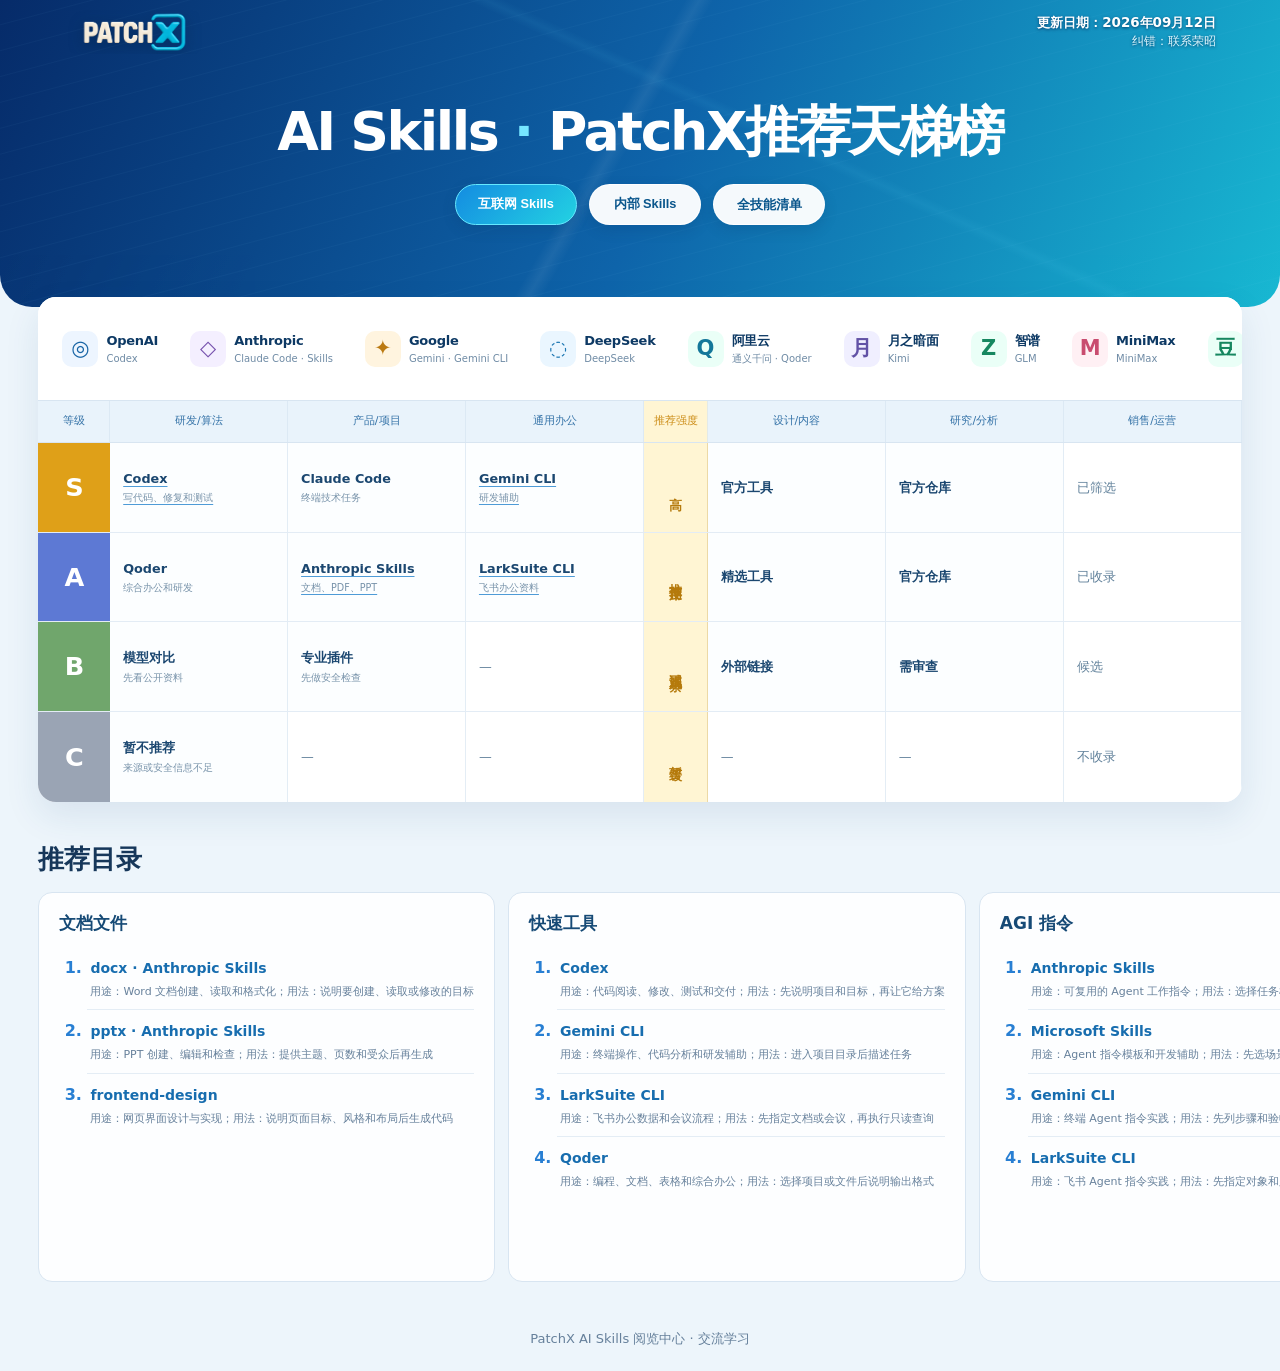
<file: index.html>
<!doctype html>
<html lang="zh-CN">
  <head>
    <meta charset="utf-8" />
    <meta name="viewport" content="width=device-width, initial-scale=1" />
    <title>AI Skills · PatchX 推荐天梯榜</title>
    <link rel="stylesheet" href="./styles.css?v=20260912-16" />
  </head>
  <body>
    <header class="site-header">
      <a class="brand" href="./index.html?board=external" aria-label="返回互联网 Skills 首页"><div class="brand-logo-shell"><img class="brand-logo" src="./assets/patchx-logo-transparent.png" alt="PatchX" /></div></a>
      <div class="header-meta"><b>更新日期：2026年09月12日</b><span>纠错：联系荣昭</span></div>
    </header>

    <section class="tech-hero">
      <div class="circuit circuit-a"></div><div class="circuit circuit-b"></div><div class="circuit circuit-c"></div>
      <div class="hero-inner">
        <h1>AI Skills <span>·</span> PatchX推荐天梯榜</h1>
        <div class="hero-actions"><button class="hero-pill" type="button" data-board="external">互联网 Skills</button><button class="hero-pill active" type="button" data-board="internal">内部 Skills</button><a class="hero-pill" href="./skills.html">全技能清单</a></div>
      </div>
    </section>

    <main>
      <section id="board" class="board-section">
        <div id="board-frame" class="board-frame"></div>
      </section>

      <section id="catalog" class="catalog-section">
        <div class="catalog-title"><h2>推荐目录</h2></div>
        <div id="catalog-grid" class="catalog-grid"></div>
      </section>
    </main>
    <footer>PatchX AI Skills 阅览中心 · 交流学习</footer>
    <script src="./app.js?v=20260912-76"></script>
  </body>
</html>
</file>
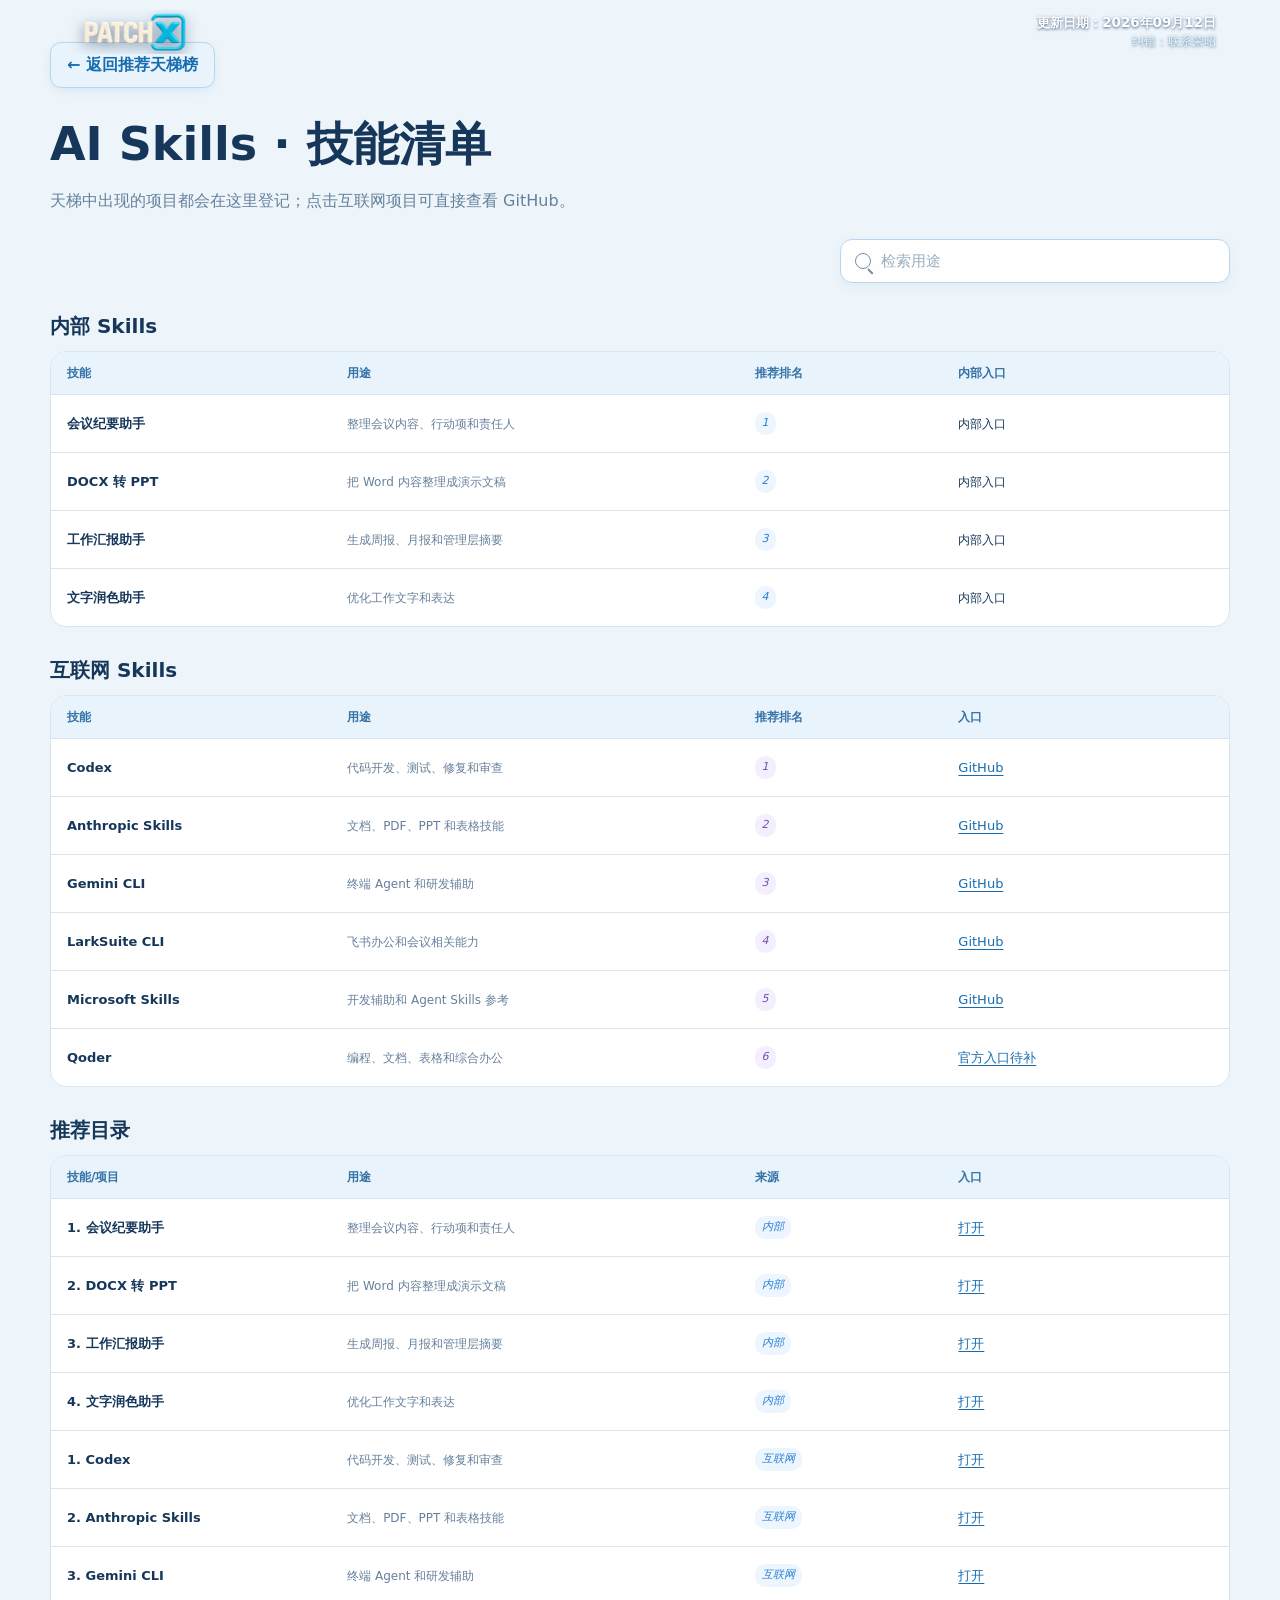
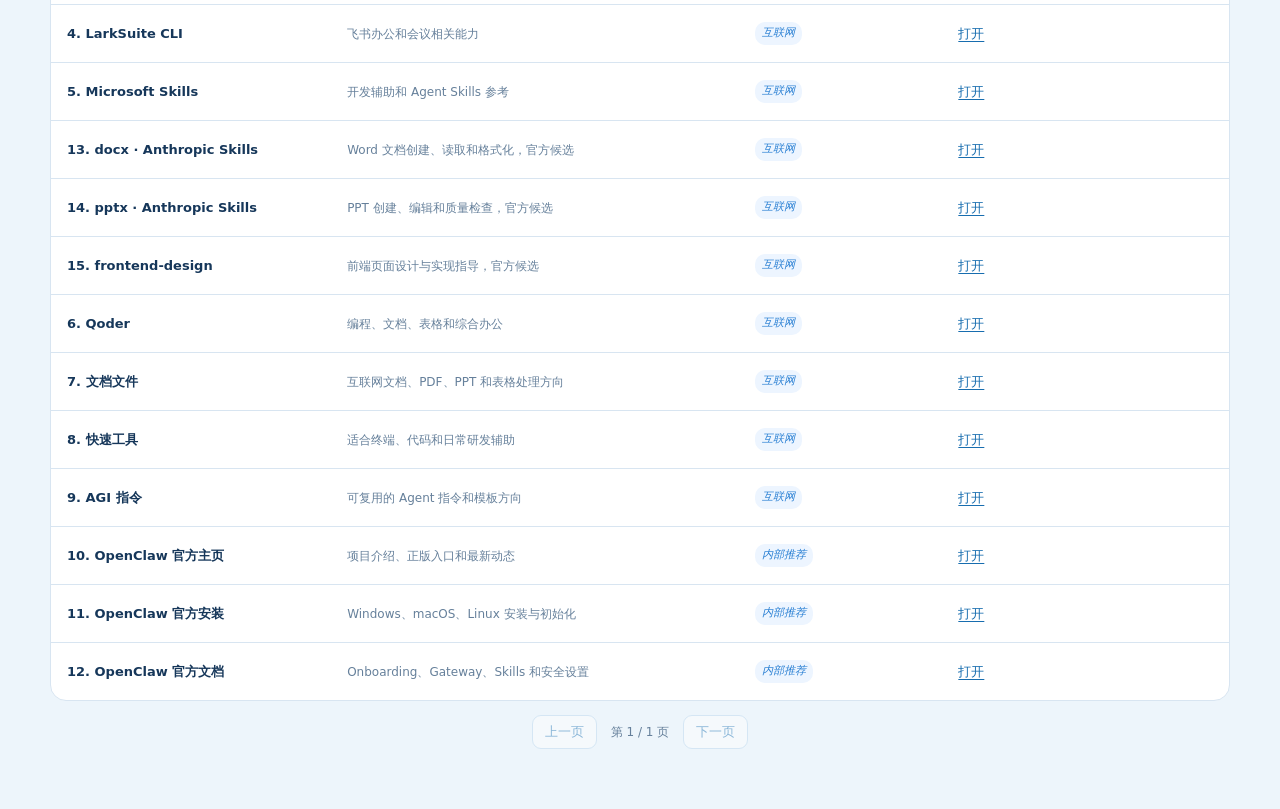
<file: skills.html>
<!doctype html>
<html lang="zh-CN">
  <head>
    <meta charset="utf-8" />
    <meta name="viewport" content="width=device-width, initial-scale=1" />
    <title>AI Skills · 技能清单</title>
    <link rel="stylesheet" href="./styles.css?v=20260912-40" />
    <style>
      .list-page{width:min(1180px,calc(100% - 40px));margin:0 auto;padding:42px 0 60px}.list-page h1{margin:0;font-size:clamp(28px,4vw,46px)}.list-page>p{color:var(--muted);margin:10px 0 26px}.list-back{display:inline-block;color:#176daf;background:#e9f3fb;border:1px solid #b9d6ed;border-radius:11px;padding:10px 16px;font-size:16px;font-weight:700;margin-bottom:22px;box-shadow:0 3px 8px rgba(27,79,124,.08)}.list-back:hover{background:#dceefa;color:#0d5b9a}.skill-search{width:min(390px,100%);margin:0 0 22px auto;display:flex;align-items:center;gap:9px;padding:9px 13px;border:1px solid #b9d6ed;border-radius:12px;background:rgba(255,255,255,.92);box-shadow:0 4px 12px rgba(27,79,124,.06)}.skill-search span{color:#7090ab;font-size:24px;line-height:1}.skill-search input{min-width:0;flex:1;border:0;outline:0;background:transparent;color:#173b5f;font:inherit;font-size:14px}.skill-search input::placeholder{color:#9aaebe}.skill-list{border:1px solid var(--line);border-radius:16px;overflow:hidden;background:#fff}.skill-list-head,.skill-list-row{display:grid;grid-template-columns:1.1fr 1.6fr .8fr 1fr;gap:0;align-items:center}.skill-list-head{padding:12px 16px;background:#e9f3fb;color:#3472a7;font-size:12px;font-weight:700}.skill-list-row{min-height:58px;border-top:1px solid var(--line);padding:0 16px;font-size:13px}.skill-list-row span{color:var(--muted);font-size:12px}.skill-list-row a{color:#176daf;text-decoration:underline;text-underline-offset:3px}.internal-link.available{color:#16375a;text-decoration:underline;text-underline-offset:3px}.internal-link.unavailable{color:#16375a;cursor:default;text-decoration:none}.internal-download.available,.internal-download.unavailable{color:#16375a}.list-tag{display:inline-block;width:max-content;padding:3px 7px;border-radius:10px;background:#edf5ff;color:var(--blue);font-size:11px}.list-tag.external{background:#f4efff;color:#7550ad}.list-section{margin-top:28px}.list-section h2{font-size:20px;margin:0 0 10px}@media(max-width:700px){.list-page{width:calc(100% - 24px);padding-top:28px}.skill-search{margin-left:0}.skill-list{overflow-x:auto}.skill-list-head,.skill-list-row{min-width:700px}}
      .skill-search{min-height:44px;padding:9px 14px;gap:10px}.skill-search span{position:relative;display:block;flex:0 0 16px;width:16px;height:16px;border:1.8px solid #7090ab;border-radius:50%;font-size:0}.skill-search span::after{content:"";position:absolute;width:7px;height:1.8px;right:-5px;bottom:-2px;border-radius:2px;background:#7090ab;transform:rotate(45deg);transform-origin:left center}.skill-search input{font-size:15px;line-height:1.35;padding:1px 0}.skill-list-row.search-match{background:#fffaf0}.skill-list-row[hidden]{display:none!important}.recommend-empty{padding:28px;text-align:center;color:var(--muted);border:1px solid var(--line);border-radius:14px;background:#fff}.pager{display:flex;justify-content:center;align-items:center;gap:14px;margin-top:14px}.pager button{border:1px solid #b9d6ed;border-radius:9px;padding:7px 12px;background:#fff;color:#176daf;cursor:pointer}.pager button:disabled{cursor:not-allowed;opacity:.45}.pager span{color:var(--muted);font-size:12px}
    </style>
  </head>
  <body>
    <header class="site-header"><a class="brand" href="./index.html?board=external" aria-label="返回互联网 Skills 首页"><div class="brand-logo-shell"><img class="brand-logo" src="./assets/patchx-logo-transparent.png" alt="PatchX" /></div></a><div class="header-meta"><b>更新日期：2026年09月12日</b><span>纠错：联系荣昭</span></div></header>
    <main class="list-page">
      <a class="list-back" href="./index.html">← 返回推荐天梯榜</a>
      <h1>AI Skills · 技能清单</h1>
      <p>天梯中出现的项目都会在这里登记；点击互联网项目可直接查看 GitHub。</p>
      <div class="skill-search"><span aria-hidden="true">⌕</span><input id="skill-search" type="search" placeholder="检索用途" aria-label="检索用途" /></div>
      <section class="list-section"><h2>内部 Skills</h2><div class="skill-list"><div class="skill-list-head"><span>技能</span><span>用途</span><span>推荐排名</span><span>内部入口</span></div><div class="skill-list-row"><b>会议纪要助手</b><span>整理会议内容、行动项和责任人</span><em class="list-tag">1</em><span class="internal-link unavailable">内部入口</span></div><div class="skill-list-row"><b>DOCX 转 PPT</b><span>把 Word 内容整理成演示文稿</span><em class="list-tag">2</em><span class="internal-link unavailable">内部入口</span></div><div class="skill-list-row"><b>工作汇报助手</b><span>生成周报、月报和管理层摘要</span><em class="list-tag">3</em><span class="internal-link unavailable">内部入口</span></div><div class="skill-list-row"><b>文字润色助手</b><span>优化工作文字和表达</span><em class="list-tag">4</em><span class="internal-link unavailable">内部入口</span></div></div></section>
      <section class="list-section"><h2>互联网 Skills</h2><div class="skill-list"><div class="skill-list-head"><span>技能</span><span>用途</span><span>推荐排名</span><span>入口</span></div><div class="skill-list-row"><b>Codex</b><span>代码开发、测试、修复和审查</span><em class="list-tag external">1</em><a href="https://github.com/openai/codex" target="_blank" rel="noopener">GitHub</a></div><div class="skill-list-row"><b>Anthropic Skills</b><span>文档、PDF、PPT 和表格技能</span><em class="list-tag external">2</em><a href="https://github.com/anthropics/skills" target="_blank" rel="noopener">GitHub</a></div><div class="skill-list-row"><b>Gemini CLI</b><span>终端 Agent 和研发辅助</span><em class="list-tag external">3</em><a href="https://github.com/google-gemini/gemini-cli" target="_blank" rel="noopener">GitHub</a></div><div class="skill-list-row"><b>LarkSuite CLI</b><span>飞书办公和会议相关能力</span><em class="list-tag external">4</em><a href="https://github.com/larksuite/cli" target="_blank" rel="noopener">GitHub</a></div><div class="skill-list-row"><b>Microsoft Skills</b><span>开发辅助和 Agent Skills 参考</span><em class="list-tag external">5</em><a href="https://github.com/microsoft/skills" target="_blank" rel="noopener">GitHub</a></div><div class="skill-list-row"><b>Qoder</b><span>编程、文档、表格和综合办公</span><em class="list-tag external">6</em><a href="#qoder">官方入口待补</a></div></div></section>
      <section id="recommend-section" class="list-section"><h2>推荐目录</h2><div id="recommend-list" class="skill-list"></div><div id="recommend-empty" class="recommend-empty" hidden>暂无匹配内容</div><div class="pager"><button id="prev-page" type="button">上一页</button><span id="page-info">第 1 页</span><button id="next-page" type="button">下一页</button></div></section>
    </main>
    <script>
      const searchInput = document.querySelector('#skill-search');
      const baseSections = [...document.querySelectorAll('.list-section:not(#recommend-section)')];
      const baseRows = baseSections.flatMap((section) => [...section.querySelectorAll('.skill-list-row')]);
      const recommendSection = document.querySelector('#recommend-section');
      const recommendList = document.querySelector('#recommend-list');
      const recommendEmpty = document.querySelector('#recommend-empty');
      const prevPage = document.querySelector('#prev-page');
      const nextPage = document.querySelector('#next-page');
      const pageInfo = document.querySelector('#page-info');
      const pageSize = 20;
      let currentPage = 1;
      let currentRecommendations = [];
      const recommendations = [
        ['会议纪要助手', '整理会议内容、行动项和责任人', '内部', '1', '#internal-access'],
        ['DOCX 转 PPT', '把 Word 内容整理成演示文稿', '内部', '2', '#internal-access'],
        ['工作汇报助手', '生成周报、月报和管理层摘要', '内部', '3', '#internal-access'],
        ['文字润色助手', '优化工作文字和表达', '内部', '4', '#internal-access'],
        ['Codex', '代码开发、测试、修复和审查', '互联网', '1', 'https://github.com/openai/codex'],
        ['Anthropic Skills', '文档、PDF、PPT 和表格技能', '互联网', '2', 'https://github.com/anthropics/skills'],
        ['Gemini CLI', '终端 Agent 和研发辅助', '互联网', '3', 'https://github.com/google-gemini/gemini-cli'],
        ['LarkSuite CLI', '飞书办公和会议相关能力', '互联网', '4', 'https://github.com/larksuite/cli'],
        ['Microsoft Skills', '开发辅助和 Agent Skills 参考', '互联网', '5', 'https://github.com/microsoft/skills'],
        ['docx · Anthropic Skills', 'Word 文档创建、读取和格式化，官方候选', '互联网', '13', 'https://github.com/anthropics/skills/tree/main/skills/docx'],
        ['pptx · Anthropic Skills', 'PPT 创建、编辑和质量检查，官方候选', '互联网', '14', 'https://github.com/anthropics/skills/tree/main/skills/pptx'],
        ['frontend-design', '前端页面设计与实现指导，官方候选', '互联网', '15', 'https://github.com/anthropics/skills/tree/main/skills/frontend-design'],
        ['Qoder', '编程、文档、表格和综合办公', '互联网', '6', 'https://docs.qoder.com/'],
        ['文档文件', '互联网文档、PDF、PPT 和表格处理方向', '互联网', '7', 'https://github.com/anthropics/skills'],
        ['快速工具', '适合终端、代码和日常研发辅助', '互联网', '8', 'https://github.com/google-gemini/gemini-cli'],
        ['AGI 指令', '可复用的 Agent 指令和模板方向', '互联网', '9', 'https://github.com/microsoft/skills'],
        ['OpenClaw 官方主页', '项目介绍、正版入口和最新动态', '内部推荐', '10', 'https://openclaw.ai/'],
        ['OpenClaw 官方安装', 'Windows、macOS、Linux 安装与初始化', '内部推荐', '11', 'https://docs.openclaw.ai/'],
        ['OpenClaw 官方文档', 'Onboarding、Gateway、Skills 和安全设置', '内部推荐', '12', 'https://docs.openclaw.ai/'],
      ];
      function renderRecommendations() {
        const totalPages = Math.max(1, Math.ceil(currentRecommendations.length / pageSize));
        currentPage = Math.min(currentPage, totalPages);
        const start = (currentPage - 1) * pageSize;
        const visible = currentRecommendations.slice(start, start + pageSize);
        const query = searchInput.value.trim();
        recommendList.innerHTML = `<div class="skill-list-head"><span>技能/项目</span><span>用途</span><span>来源</span><span>入口</span></div>` + visible.map(([name, desc, source, rank, href]) => `<div class="skill-list-row${query ? ' search-match' : ''}"><b>${rank}. ${name}</b><span>${desc}</span><em class="list-tag">${source}</em><a href="${href}" target="_blank" rel="noopener">打开</a></div>`).join('');
        recommendEmpty.hidden = currentRecommendations.length > 0;
        pageInfo.textContent = `第 ${currentPage} / ${totalPages} 页`;
        prevPage.disabled = currentPage <= 1 || currentRecommendations.length === 0;
        nextPage.disabled = currentPage >= totalPages || currentRecommendations.length === 0;
      }
      function applySearch() {
        const query = searchInput.value.trim().toLocaleLowerCase();
        baseRows.forEach((row) => { const matched = !query || row.textContent.toLocaleLowerCase().includes(query); row.hidden = !matched; row.classList.toggle('search-match', Boolean(query) && matched); });
        baseSections.forEach((section) => { section.hidden = Boolean(query) && !section.querySelector('.skill-list-row:not([hidden])'); });
        currentRecommendations = query ? recommendations.filter((item) => item.join(' ').toLocaleLowerCase().includes(query)) : [...recommendations];
        currentPage = 1; renderRecommendations();
        if (query) { const first = [...baseRows, ...recommendList.querySelectorAll('.skill-list-row')].find((row) => !row.hidden); if (first) first.scrollIntoView({ behavior: 'smooth', block: 'center' }); }
      }
      searchInput.addEventListener('keydown', (event) => { if (event.key === 'Enter') applySearch(); });
      searchInput.addEventListener('input', () => { if (!searchInput.value.trim()) applySearch(); });
      prevPage.addEventListener('click', () => { if (currentPage > 1) { currentPage -= 1; renderRecommendations(); } });
      nextPage.addEventListener('click', () => { const totalPages = Math.ceil(currentRecommendations.length / pageSize); if (currentPage < totalPages) { currentPage += 1; renderRecommendations(); } });
      currentRecommendations = [...recommendations]; renderRecommendations();
    </script>
  </body>
</html>
</file>
<file: styles.css>
:root{--ink:#16375a;--muted:#66809b;--line:#d8e5f1;--blue:#287fd3}
*{box-sizing:border-box}html{scroll-behavior:smooth}body{margin:0;color:var(--ink);background:#edf5fb;font-family:Inter,"Microsoft YaHei",system-ui,sans-serif;line-height:1.5}a{text-decoration:none;color:inherit}
.site-header{min-height:64px;padding:8px clamp(18px,4vw,72px);display:flex;align-items:center;justify-content:space-between;background:#fff;border-bottom:1px solid var(--line);box-shadow:0 2px 10px rgba(27,79,124,.08);position:sticky;top:0;z-index:5}.brand{display:flex;align-items:center;min-width:0}.brand-logo-shell{display:flex;align-items:center;width:clamp(132px,15vw,240px);height:clamp(42px,4vw,58px);padding:5px 12px;border-radius:14px;background:linear-gradient(135deg,#0a4c9b,#0ebbd5);box-shadow:0 6px 16px rgba(17,91,154,.2);overflow:hidden}.brand-logo{display:block;width:100%;height:100%;object-fit:contain;opacity:.96}.header-meta{display:flex;flex-direction:column;align-items:flex-end;gap:1px;color:#66809b;font-size:clamp(9px,.75vw,11px);line-height:1.35;text-align:right}.header-meta b{color:#315a7e;font-weight:700}.top-tabs{display:none}
.tech-hero{min-height:clamp(230px,24vw,330px);position:relative;overflow:hidden;color:#fff;background:linear-gradient(115deg,#062b69,#0e64aa 52%,#18b8d2);border-radius:0 0 clamp(20px,3vw,32px) clamp(20px,3vw,32px)}.tech-hero:before{content:"";position:absolute;inset:0;opacity:.5;background-image:linear-gradient(120deg,transparent 0 47%,rgba(255,255,255,.13) 48%,transparent 49%),linear-gradient(25deg,transparent 0 58%,rgba(101,223,255,.13) 59%,transparent 60%),repeating-linear-gradient(165deg,transparent 0 23px,rgba(142,217,255,.08) 24px,transparent 25px)}.hero-inner{position:relative;z-index:1;width:min(1500px,calc(100% - 48px));margin:auto;padding:clamp(48px,6vw,78px) 0 32px;text-align:center}.hero-inner h1{margin:0;font-size:clamp(30px,4.2vw,64px);line-height:1.1;letter-spacing:-.045em}.hero-inner h1 span{color:#76e6ff}.hero-actions{display:flex;justify-content:center;gap:12px;margin-top:clamp(14px,2vw,22px)}.hero-pill{min-width:112px;padding:10px 22px;border:1px solid rgba(255,255,255,.95);border-radius:24px;color:#0a568c;font-size:clamp(12px,1vw,14px);font-weight:700;background:rgba(255,255,255,.96);cursor:pointer;text-decoration:none;box-shadow:0 5px 14px rgba(4,47,96,.16)}.hero-pill.active{border-color:#65e9ff;background:linear-gradient(135deg,#148ce1,#23d2e2);color:#fff}
.board-section{width:min(1540px,calc(100% - 48px));margin:-18px auto 0;position:relative;z-index:2}.board-frame{overflow:hidden;border:0;border-radius:18px;background:#fff;box-shadow:0 14px 35px rgba(27,79,124,.1)}.matrix-head,.matrix-row{display:grid;grid-template-columns:72px repeat(3,minmax(0,1.1fr)) 64px repeat(3,minmax(0,1.1fr));min-width:0}.logo-strip{display:flex;align-items:center;flex-wrap:wrap;gap:13px clamp(16px,2.5vw,34px);min-height:88px;padding:14px 24px;border-bottom:1px solid var(--line);background:#fff}.logo-lockup{display:flex;align-items:center;gap:8px;min-width:max-content;color:#0d3964}.logo-lockup b,.logo-lockup small{display:block}.logo-lockup b{font-size:clamp(13px,1vw,17px);letter-spacing:-.02em}.logo-lockup small{margin-top:1px;color:#6f8ba5;font-size:10px}.logo-mark{display:grid;place-items:center;width:36px;height:36px;border-radius:10px;background:#edf5ff;color:#1764a5;font-size:21px;font-weight:900}.logo-lockup:nth-child(2) .logo-mark{background:#f4efff;color:#7550ad}.logo-lockup:nth-child(3) .logo-mark{background:#fff4df;color:#bb7a12}.logo-lockup:nth-child(4) .logo-mark{background:#eaf6ff;color:#1b76b2}.logo-lockup:nth-child(5) .logo-mark{background:#eafff7;color:#14779a}.logo-lockup:nth-child(6) .logo-mark{background:#f0efff;color:#6252a6}.logo-lockup:nth-child(7) .logo-mark{background:#eafff7;color:#168760}.logo-lockup:nth-child(8) .logo-mark{background:#fff0f4;color:#c94c6f}.logo-lockup:nth-child(9) .logo-mark{background:#eafff7;color:#168760}.logo-lockup:nth-child(10) .logo-mark{background:#eef2ff;color:#4556a8}.logo-lockup:nth-child(11) .logo-mark{background:#f1f3f5;color:#24292f}
.matrix-head{height:42px;background:#e9f3fb;color:#3472a7;font-size:clamp(11px,.85vw,13px);text-align:center;align-items:center;border-bottom:1px solid var(--line)}.matrix-head>div{height:100%;display:grid;place-items:center;border-right:1px solid rgba(216,229,241,.7)}.matrix-head .rail-head{color:#cb8b14;background:#fff5d3}.matrix-row{min-height:clamp(82px,7vw,104px);border-bottom:1px solid rgba(216,229,241,.72);background:#fff}.matrix-row:last-child{border-bottom:0}.tier-label{display:grid;place-items:center;color:#fff;font-size:clamp(24px,2vw,30px);font-weight:900}.tier-s .tier-label{background:#dfa018}.tier-a .tier-label{background:#5d79d4}.tier-b .tier-label{background:#70a66c}.tier-c .tier-label{background:#9aa4b4}.matrix-cell{display:flex;flex-direction:column;justify-content:center;padding:clamp(9px,1vw,14px);border-right:1px solid rgba(216,229,241,.7);font-size:clamp(12px,1vw,14px);color:#60809a}.matrix-cell.hot{font-weight:800;color:#1b4770;background:#fcfeff}.matrix-cell small{display:block;margin-top:3px;color:#7893aa;font-size:clamp(9px,.75vw,11px);font-weight:400}.rail{display:grid;place-items:center;color:#b57a0c;background:#fff5d3;border-right:1px solid #ecd9a6;font-weight:800;font-size:clamp(12px,1vw,14px);writing-mode:vertical-rl;letter-spacing:.14em}
.catalog-section{width:min(1540px,calc(100% - 48px));margin:0 auto;padding:clamp(26px,3vw,42px) 0 25px}.catalog-title{display:flex;align-items:center;margin-bottom:14px}.catalog-title h2{margin:0;font-size:clamp(22px,2vw,28px)}.catalog-grid{display:grid;grid-template-columns:repeat(4,1fr);gap:clamp(10px,1vw,16px)}.catalog-grid article{min-height:92px;padding:15px;border:1px solid var(--line);border-radius:14px;background:rgba(255,255,255,.9)}.catalog-grid b,.catalog-grid span{display:block}.catalog-grid b{font-size:clamp(13px,1vw,15px)}.catalog-grid b em{display:inline-block;margin-left:5px;padding:2px 6px;border-radius:10px;background:#fff1c8;color:#b77a08;font-size:10px;font-style:normal;vertical-align:2px}.catalog-grid span{margin-top:5px;color:var(--muted);font-size:clamp(11px,.85vw,13px)}footer{padding:22px;text-align:center;color:var(--muted);font-size:clamp(13px,1vw,15px)}
.catalog-link{margin-left:auto;color:#176daf;font-size:12px;text-decoration:underline;text-underline-offset:3px}
.matrix-link{position:relative;text-decoration:underline;text-decoration-color:#4e9bd7;text-decoration-thickness:1px;text-underline-offset:3px;color:#176daf;cursor:pointer}.matrix-link:hover{background:#eef8ff;color:#0d5b9a;text-decoration-color:#0d5b9a}
@media(max-width:1100px){.board-section,.catalog-section{width:calc(100% - 32px)}.matrix-head,.matrix-row{grid-template-columns:58px repeat(3,minmax(0,1fr)) 54px repeat(3,minmax(0,1fr))}.catalog-grid{grid-template-columns:repeat(2,1fr)}}
@media(max-width:650px){.site-header{padding:8px 15px}.brand-logo-shell{width:clamp(112px,38vw,170px);height:42px;padding:4px 9px;border-radius:11px}.header-meta{font-size:9px}.tech-hero{min-height:220px}.hero-inner{width:calc(100% - 32px);padding:46px 0 28px}.hero-inner h1{font-size:clamp(27px,8vw,38px)}.hero-actions{margin-top:14px}.hero-pill{min-width:100px;padding:9px 16px}.board-section,.catalog-section{width:calc(100% - 20px)}.matrix-head,.matrix-row{grid-template-columns:44px repeat(3,minmax(0,1fr)) 46px}.matrix-head>div:nth-child(n+6),.matrix-row>div:nth-child(n+6){display:none}.matrix-cell{padding:9px 7px;font-size:11px}.matrix-cell small{font-size:9px}.catalog-grid{grid-template-columns:1fr}.logo-strip{padding:10px 15px;gap:18px}.logo-lockup b{font-size:14px}}
@media(min-width:651px){body{overflow-x:hidden}.hero-inner,.board-section,.catalog-section{width:90vw;max-width:1540px}.tech-hero{min-height:clamp(230px,22vw,310px)}.hero-inner{padding:clamp(48px,5vw,70px) 0 30px}.board-section{margin-top:-18px}}
.site-header{position:fixed;inset:0 0 auto 0;min-height:0;height:auto;padding:10px clamp(18px,4vw,72px);background:transparent;border:0;box-shadow:none;pointer-events:none;z-index:20}.site-header .brand,.site-header .header-meta{pointer-events:auto}.brand-logo-shell{width:clamp(112px,15vw,240px);height:clamp(42px,4vw,58px);padding:0;background:transparent;box-shadow:none;border:0;border-radius:0}.brand-logo{opacity:1;filter:drop-shadow(0 3px 5px rgba(0,34,72,.45))}.header-meta{color:#dff8ff;text-shadow:0 1px 3px rgba(0,39,84,.72)}.header-meta b{color:#fff}
@media(max-width:650px){.site-header{padding:8px 15px}.brand-logo-shell{width:clamp(100px,34vw,170px);height:42px}.header-meta{font-size:9px}}
@media(min-width:651px){.header-meta{font-size:clamp(12px,1.05vw,16px)}.header-meta span{font-size:.9em}}
@media(max-width:650px){.header-meta{font-size:11px}}
.catalog-grid[data-mode="external"]{grid-template-columns:repeat(4,1fr)}
@media(max-width:1100px){.catalog-grid[data-mode="external"]{grid-template-columns:repeat(2,1fr)}}
@media(max-width:650px){.catalog-grid[data-mode="external"]{grid-template-columns:1fr}}
.catalog-grid{grid-template-columns:repeat(3,1fr)}
.catalog-type-card{display:block!important;padding:18px 20px!important}.catalog-type-card h3{margin:0 0 10px;font-size:17px;color:#164a76}.catalog-type-card ol{margin:0;padding-left:28px}.catalog-type-card li{padding:9px 0 9px 3px;border-top:1px solid #e4edf5;color:#287fd3}.catalog-type-card li:first-child{border-top:0}.catalog-type-card li::marker{font-weight:900;color:#287fd3}.catalog-type-card .catalog-card-link{display:block}.catalog-type-card .catalog-card-link b{display:block;font-size:14px}.catalog-type-card .catalog-card-link span{display:block;margin-top:2px;font-size:11px}
.catalog-type-card .catalog-card-link span{white-space:nowrap;overflow:hidden;text-overflow:ellipsis}
.catalog-grid article{display:flex;align-items:center;justify-content:space-between;gap:10px}.catalog-card-link{flex:1;display:block;color:#176daf;text-decoration:none}.catalog-card-link b{color:#176daf}.catalog-card-link span{color:var(--muted)}.catalog-card-link:hover b{text-decoration:underline;text-underline-offset:3px}.rank-number{display:inline-grid;place-items:center;flex:0 0 auto;width:30px;height:30px;border-radius:50%;background:#ffe3a1;color:#a96500;font-size:14px;font-style:normal;font-weight:900}.catalog-grid article:nth-child(2) .rank-number{background:#dce7ff;color:#3e61bd}.catalog-grid article:nth-child(3) .rank-number{background:#dff4df;color:#3a8a4e}.catalog-grid article:nth-child(4) .rank-number{background:#e8eaf0;color:#697286}
@media(min-width:651px){.brand-logo-shell{width:clamp(240px,19vw,380px);height:clamp(78px,7vw,132px);padding:0;border-radius:0}.brand-logo{filter:drop-shadow(0 4px 7px rgba(0,34,72,.5))}}
@media(max-width:650px){.brand-logo-shell{width:clamp(160px,42vw,220px);height:clamp(52px,13vw,74px)}}
@media(min-width:651px){.site-header{width:94vw}.hero-inner,.board-section,.catalog-section{width:94vw;max-width:1700px}.brand-logo-shell{width:clamp(140px,16vw,260px);height:clamp(48px,4.5vw,66px)}.hero-inner{padding-top:clamp(82px,7.5vw,110px);padding-bottom:24px}}
.site-header{left:50%;right:auto;width:90vw;transform:translateX(-50%);padding:10px 0}.brand-logo-shell{width:clamp(100px,11vw,190px);height:clamp(38px,3.4vw,52px);padding:2px 7px;border-radius:12px;background:rgba(13,102,177,.28);box-shadow:0 4px 12px rgba(0,38,87,.12);border:1px solid rgba(255,255,255,.22)}.header-meta{padding:5px 9px;border-radius:8px;background:rgba(5,59,117,.2);backdrop-filter:blur(4px)}
@media(max-width:650px){.site-header{width:calc(100% - 24px);padding:8px 0}.brand-logo-shell{width:clamp(96px,31vw,150px);height:40px}.header-meta{padding:4px 7px}}
@media(min-width:651px){.tech-hero{min-height:clamp(250px,24vw,335px)}.hero-inner{padding-top:clamp(68px,6.5vw,92px)}.board-section{margin-top:-10px}}
@media(max-width:650px){.tech-hero{min-height:235px}.hero-inner{padding-top:58px}.board-section{margin-top:-10px}}
.brand-logo-shell{background:transparent;border:0;box-shadow:none}.header-meta{background:transparent;backdrop-filter:none;padding:0}
.catalog-item-line{display:flex;align-items:center;justify-content:space-between;gap:8px}.catalog-item-line .catalog-card-link{min-width:0}.copy-btn{flex:0 0 auto;border:1px solid #b9d6ed;border-radius:9px;padding:4px 8px;background:#f4f9fd;color:#287fd3;font-size:11px;cursor:pointer}.copy-btn:hover{background:#e8f4ff}.catalog-item-desc{display:block;white-space:nowrap;overflow:hidden;text-overflow:ellipsis}.catalog-grid[data-mode="internal"] .catalog-type-card:nth-child(2){max-height:400px;overflow:auto}
.catalog-grid[data-mode="internal"]{grid-template-columns:repeat(4,1fr)}
@media(max-width:1100px){.catalog-grid[data-mode="internal"]{grid-template-columns:repeat(2,1fr)}}
@media(max-width:650px){.catalog-grid[data-mode="internal"]{grid-template-columns:1fr}}
.logo-strip{display:block;overflow:hidden;flex-wrap:nowrap}.logo-strip-track{display:flex;align-items:center;gap:clamp(16px,2.5vw,34px);width:max-content;animation:logo-marquee 72s linear infinite}.logo-strip:hover .logo-strip-track{animation-play-state:paused}@keyframes logo-marquee{from{transform:translateX(0)}to{transform:translateX(-50%)}}.logo-lockup{flex:0 0 auto}.logo-lockup:nth-child(12) .logo-mark{background:#eef7ff;color:#2b6a9c}.logo-lockup:nth-child(13) .logo-mark{background:#f1f3f5;color:#24292f}@media(prefers-reduced-motion:reduce){.logo-strip-track{animation:none}}
.logo-strip{min-height:104px;display:flex;align-items:center;padding-top:12px;padding-bottom:12px}.logo-strip-track{align-items:center;min-height:100%}.logo-lockup{align-items:center}
@media(min-width:651px){.hero-inner{padding-top:clamp(94px,8vw,122px)}}
@media(max-width:650px){.logo-strip{min-height:94px}.hero-inner{padding-top:66px}}
</file>
